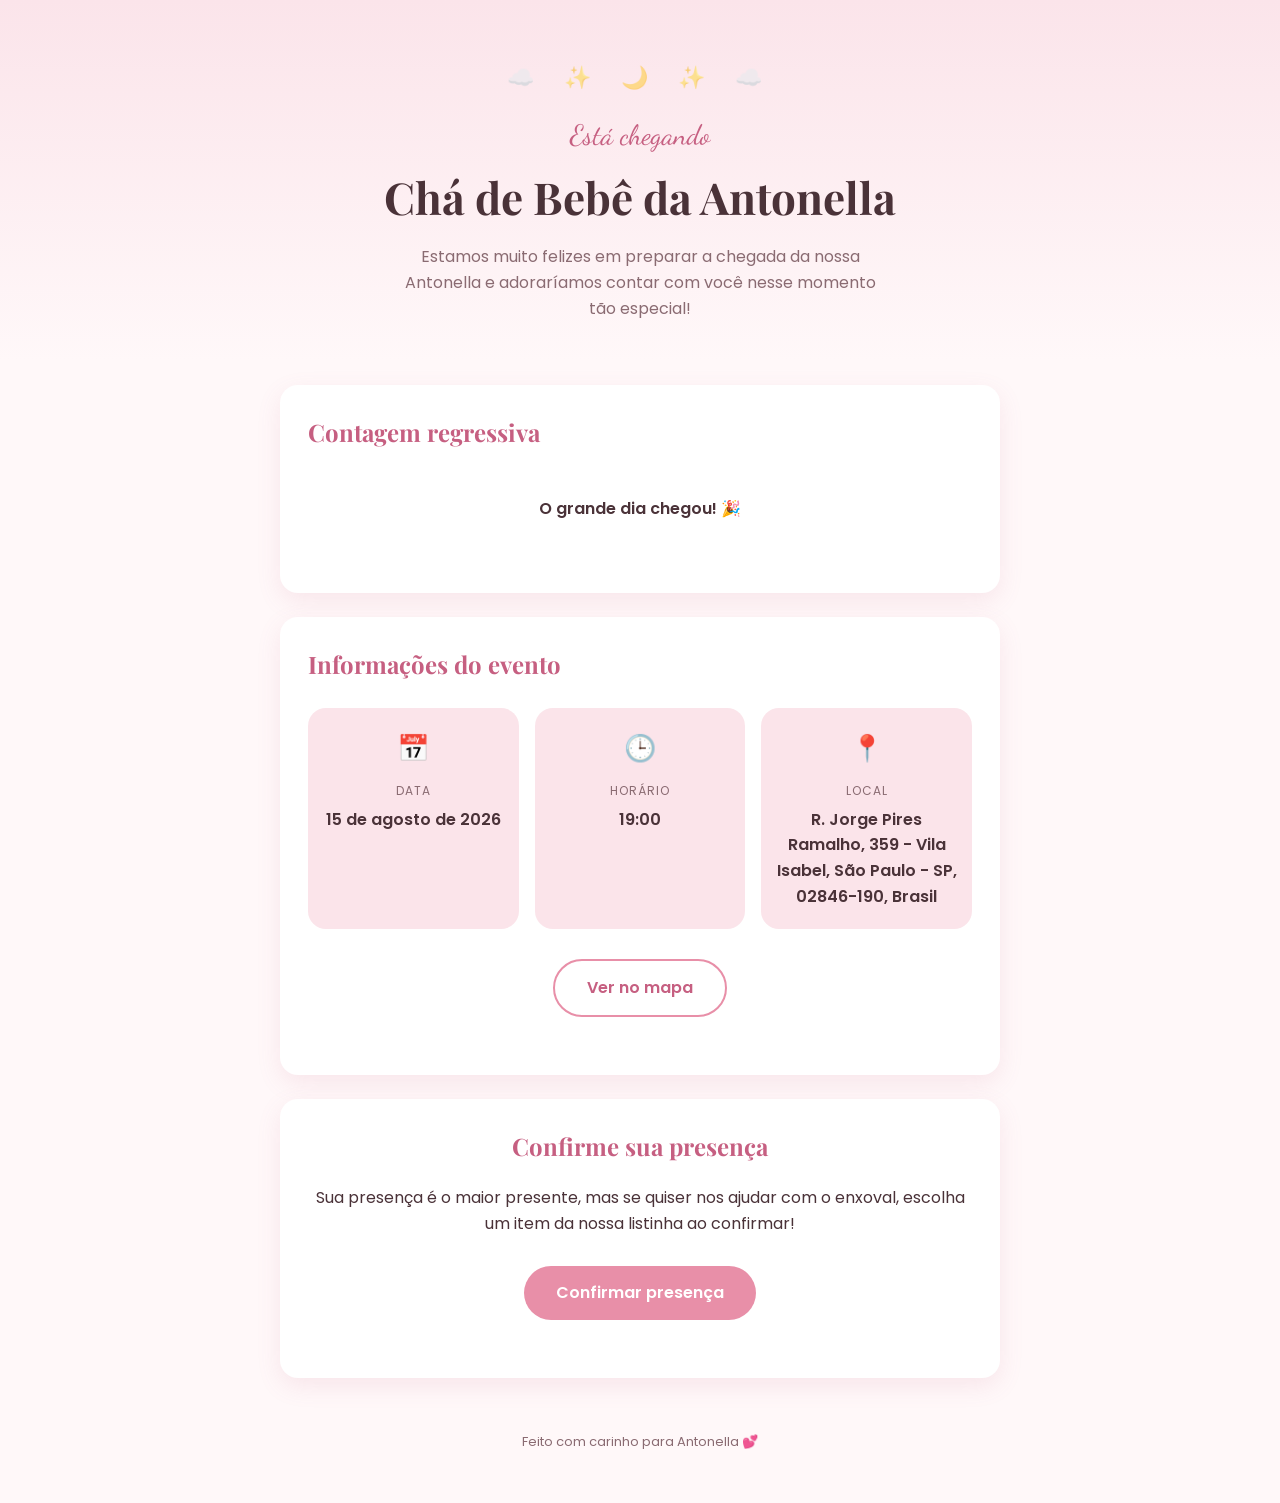
<file: index.html>
<!DOCTYPE html>
<html lang="pt-BR">
<head>
  <meta charset="UTF-8" />
  <meta name="viewport" content="width=device-width, initial-scale=1.0" />
  <title>Chá de Bebê</title>
  <link rel="preconnect" href="https://fonts.googleapis.com">
  <link href="https://fonts.googleapis.com/css2?family=Playfair+Display:wght@600;700&family=Dancing+Script:wght@600&family=Poppins:wght@400;500;600;700&display=swap" rel="stylesheet">
  <link rel="stylesheet" href="css/style.css" />
</head>
<body>

  <header class="topo">
    <span class="eyebrow">Está chegando</span>
    <h1 id="titulo-bebe">Chá de Bebê</h1>
    <p class="subtitulo" id="mensagem-boas-vindas"></p>
  </header>

  <main class="container">

    <section class="cartao">
      <h2>Contagem regressiva</h2>
      <div class="contagem" id="contagem"></div>
    </section>

    <section class="cartao">
      <h2>Informações do evento</h2>
      <div class="info-grade">
        <div class="info-item">
          <span class="icone">📅</span>
          <span class="rotulo">Data</span>
          <div class="valor" id="info-data">--</div>
        </div>
        <div class="info-item">
          <span class="icone">🕒</span>
          <span class="rotulo">Horário</span>
          <div class="valor" id="info-hora">--</div>
        </div>
        <div class="info-item">
          <span class="icone">📍</span>
          <span class="rotulo">Local</span>
          <div class="valor" id="info-local">--</div>
        </div>
      </div>
      <div class="acoes" id="acao-mapa" style="display:none;">
        <a href="#" id="link-mapa" target="_blank" class="botao secundario">Ver no mapa</a>
      </div>
    </section>

    <section class="cartao" style="text-align:center;">
      <h2>Confirme sua presença</h2>
      <p>Sua presença é o maior presente, mas se quiser nos ajudar com o enxoval, escolha um item da nossa listinha ao confirmar!</p>
      <div class="acoes">
        <a href="confirmar.html" id="link-confirmar" class="botao">Confirmar presença</a>
      </div>
    </section>

  </main>

  <footer>
    Feito com carinho para <span id="rodape-nome">o bebê</span> 💕
  </footer>

  <div class="modal-fundo" id="modal-aviso">
    <div class="modal-caixa">
      <p class="modal-texto">
        As fraldas devem ser do tamanho M, G ou GG!<br /><br />
        Arrastando para baixo você verá as opções de mimos caso queira agradar a nossa querida
        <span id="modal-nome-bebe">Antonella</span>.
      </p>
      <button type="button" class="botao" id="botao-entendido">Entendido</button>
    </div>
  </div>

  <script type="module" src="js/main.js"></script>
</body>
</html>
</file>
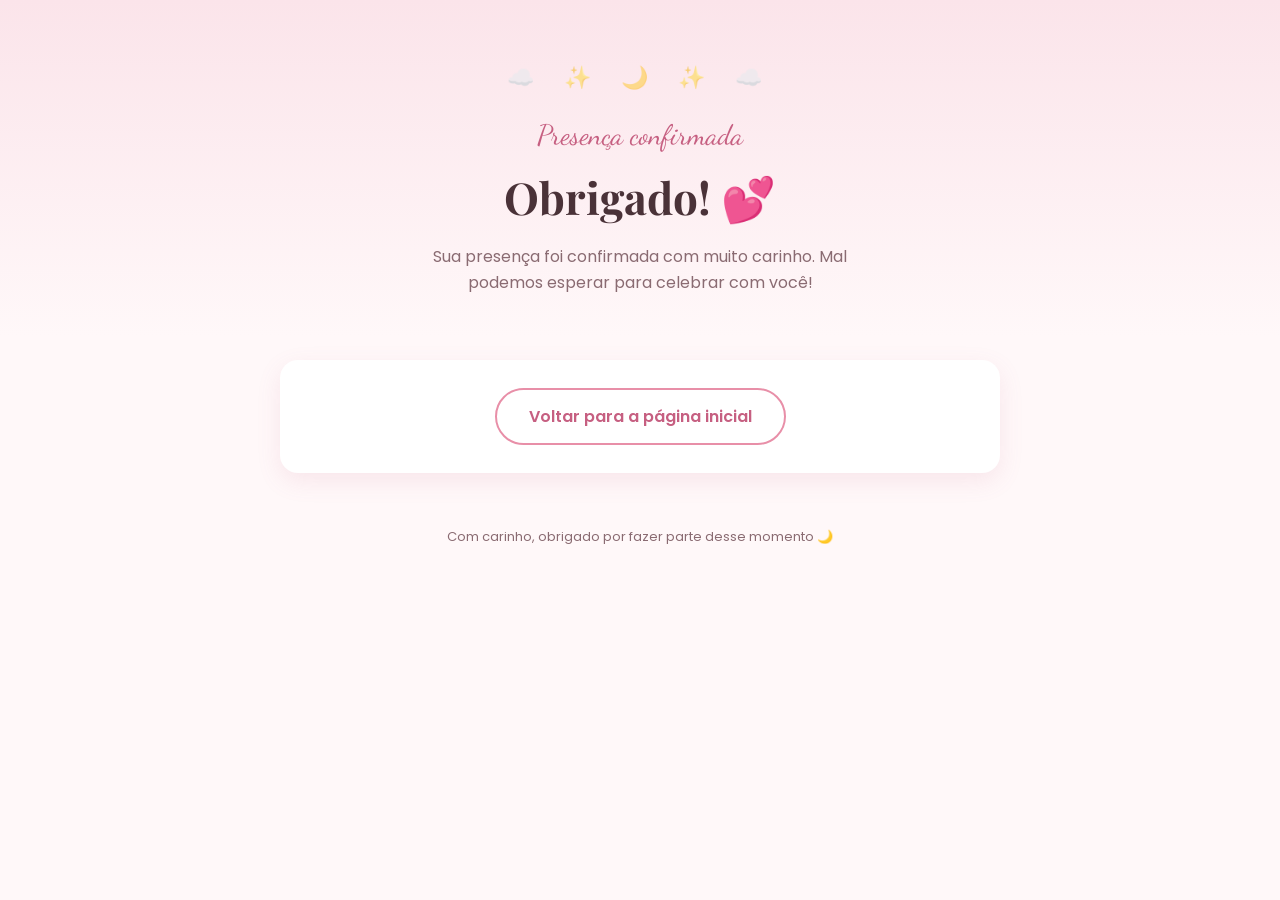
<file: obrigado.html>
<!DOCTYPE html>
<html lang="pt-BR">
<head>
  <meta charset="UTF-8" />
  <meta name="viewport" content="width=device-width, initial-scale=1.0" />
  <title>Obrigado!</title>
  <link rel="preconnect" href="https://fonts.googleapis.com">
  <link href="https://fonts.googleapis.com/css2?family=Playfair+Display:wght@600;700&family=Dancing+Script:wght@600&family=Poppins:wght@400;500;600;700&display=swap" rel="stylesheet">
  <link rel="stylesheet" href="css/style.css" />
</head>
<body>

  <header class="topo">
    <span class="eyebrow">Presença confirmada</span>
    <h1>Obrigado! 💕</h1>
    <p class="subtitulo" id="mensagem-final">
      Sua presença foi confirmada com muito carinho. Mal podemos esperar para celebrar com você!
    </p>
  </header>

  <main class="container">
    <section class="cartao" id="resumo-escolha" style="display:none; text-align:center;">
      <h2>Você escolheu presentear com</h2>
      <p id="itens-escolhidos" style="font-size:18px; font-weight:600; color:var(--cor-primaria-escura);"></p>
      <p style="color:var(--cor-texto-suave); font-size:14px;">
        Se algo mudar e você precisar cancelar, é só nos avisar diretamente. 🙂
      </p>
    </section>

    <section class="cartao" style="text-align:center;">
      <a href="index.html" class="botao secundario">Voltar para a página inicial</a>
    </section>
  </main>

  <footer>Com carinho, obrigado por fazer parte desse momento 🌙</footer>

  <script>
    // Mostra um resumo simples do que foi escolhido, se veio da página de confirmação
    const params = new URLSearchParams(window.location.search);
    const itens = params.get("itens");
    if (itens) {
      document.getElementById("resumo-escolha").style.display = "block";
      document.getElementById("itens-escolhidos").textContent = decodeURIComponent(itens);
    }
  </script>
</body>
</html>
</file>
<file: css/style.css>
/* =========================================================
   TEMA DE CORES
   Troque só os valores aqui embaixo para mudar a cor de TODO
   o site. Hoje está configurado em tons de rosa.
   ========================================================= */
:root {
  --cor-primaria: #e88fa8;       /* rosa principal (botões, destaques) */
  --cor-primaria-escura: #c65f81; /* rosa mais forte (hover, títulos) */
  --cor-primaria-clara: #fbe4ea;  /* rosa bem claro (fundos suaves) */
  --cor-fundo: #fff8f9;           /* fundo geral da página */
  --cor-texto: #4a3238;           /* cor do texto principal */
  --cor-texto-suave: #8a6b72;     /* cor do texto secundário */
  --cor-branco: #ffffff;
  --cor-sucesso: #7fb88f;
  --cor-alerta: #e0a45c;
  --cor-perigo: #d97373;

  --fonte-titulo: "Playfair Display", Georgia, serif;
  --fonte-destaque: "Dancing Script", cursive;
  --fonte-corpo: "Poppins", "Segoe UI", sans-serif;

  --sombra-suave: 0 8px 24px rgba(198, 95, 129, 0.12);
  --raio-borda: 18px;
}

* {
  box-sizing: border-box;
}

body {
  margin: 0;
  font-family: var(--fonte-corpo);
  background: var(--cor-fundo);
  color: var(--cor-texto);
  line-height: 1.6;
}

img {
  max-width: 100%;
}

a {
  color: var(--cor-primaria-escura);
}

.container {
  max-width: 760px;
  margin: 0 auto;
  padding: 0 20px;
}

/* ---------- Cabeçalho ---------- */
.topo {
  text-align: center;
  padding: 60px 20px 40px;
  background: linear-gradient(180deg, var(--cor-primaria-clara), var(--cor-fundo));
  position: relative;
  overflow: hidden;
}

.topo::before {
  content: "☁️ ✨ 🌙 ✨ ☁️";
  display: block;
  font-size: 22px;
  opacity: 0.5;
  margin-bottom: 18px;
  letter-spacing: 12px;
}

.topo .eyebrow {
  font-family: var(--fonte-destaque);
  font-size: 28px;
  color: var(--cor-primaria-escura);
  display: block;
  margin-bottom: 4px;
}

.topo h1 {
  font-family: var(--fonte-titulo);
  font-size: 44px;
  margin: 0 0 12px;
  color: var(--cor-texto);
}

.topo p.subtitulo {
  max-width: 480px;
  margin: 0 auto;
  color: var(--cor-texto-suave);
  font-size: 16px;
}

/* ---------- Cartões ---------- */
.cartao {
  background: var(--cor-branco);
  border-radius: var(--raio-borda);
  box-shadow: var(--sombra-suave);
  padding: 28px;
  margin: 24px 0;
}

.cartao h2 {
  font-family: var(--fonte-titulo);
  color: var(--cor-primaria-escura);
  margin-top: 0;
  font-size: 24px;
}

/* ---------- Grade de informações (data / local) ---------- */
.info-grade {
  display: grid;
  grid-template-columns: repeat(auto-fit, minmax(160px, 1fr));
  gap: 16px;
  margin: 24px 0;
}

.info-item {
  text-align: center;
  background: var(--cor-primaria-clara);
  border-radius: var(--raio-borda);
  padding: 20px 12px;
}

.info-item .icone {
  font-size: 26px;
  display: block;
  margin-bottom: 8px;
}

.info-item .rotulo {
  font-size: 12px;
  text-transform: uppercase;
  letter-spacing: 1px;
  color: var(--cor-texto-suave);
}

.info-item .valor {
  font-weight: 600;
  color: var(--cor-texto);
  margin-top: 4px;
}

/* ---------- Contagem regressiva ---------- */
.contagem {
  display: flex;
  justify-content: center;
  gap: 14px;
  margin: 28px 0;
  flex-wrap: wrap;
}

.contagem .bloco {
  background: var(--cor-primaria);
  color: var(--cor-branco);
  border-radius: 14px;
  padding: 14px 10px;
  min-width: 70px;
  text-align: center;
}

.contagem .numero {
  font-size: 28px;
  font-weight: 700;
  display: block;
  font-family: var(--fonte-titulo);
}

.contagem .rotulo {
  font-size: 11px;
  text-transform: uppercase;
  letter-spacing: 1px;
  opacity: 0.9;
}

/* ---------- Botões ---------- */
.botao {
  display: inline-block;
  background: var(--cor-primaria);
  color: var(--cor-branco);
  border: none;
  padding: 14px 32px;
  border-radius: 30px;
  font-size: 16px;
  font-weight: 600;
  text-decoration: none;
  cursor: pointer;
  transition: transform 0.15s ease, background 0.15s ease;
}

.botao:hover {
  background: var(--cor-primaria-escura);
  transform: translateY(-2px);
  color: var(--cor-branco);
}

.botao.secundario {
  background: transparent;
  color: var(--cor-primaria-escura);
  border: 2px solid var(--cor-primaria);
}

.botao.secundario:hover {
  background: var(--cor-primaria-clara);
}

.botao.pequeno {
  padding: 8px 16px;
  font-size: 13px;
}

.botao.perigo {
  background: var(--cor-perigo);
}

.acoes {
  text-align: center;
  margin: 30px 0;
}

/* ---------- Formulários ---------- */
label {
  display: block;
  font-weight: 600;
  margin: 16px 0 6px;
  font-size: 14px;
}

input[type="text"],
input[type="password"],
input[type="number"],
select,
textarea {
  width: 100%;
  padding: 12px 14px;
  border: 2px solid var(--cor-primaria-clara);
  border-radius: 12px;
  font-family: var(--fonte-corpo);
  font-size: 15px;
  color: var(--cor-texto);
  background: var(--cor-branco);
}

input:focus,
select:focus,
textarea:focus {
  outline: none;
  border-color: var(--cor-primaria);
}

textarea {
  resize: vertical;
  min-height: 80px;
}

/* ---------- Categorias e lista de itens ---------- */
.categoria {
  margin-bottom: 28px;
}

.categoria h3 {
  font-family: var(--fonte-titulo);
  color: var(--cor-primaria-escura);
  border-bottom: 2px dashed var(--cor-primaria-clara);
  padding-bottom: 8px;
  margin-bottom: 12px;
}

.item-lista {
  display: flex;
  align-items: center;
  justify-content: space-between;
  gap: 12px;
  padding: 12px 14px;
  border-radius: 12px;
  background: var(--cor-primaria-clara);
  margin-bottom: 10px;
}

.item-lista .nome-item {
  font-weight: 600;
}

.item-lista .restam {
  font-size: 12px;
  color: var(--cor-texto-suave);
  display: block;
}

.item-lista .selecao {
  display: flex;
  align-items: center;
  gap: 8px;
}

.item-lista input[type="checkbox"] {
  width: 20px;
  height: 20px;
  accent-color: var(--cor-primaria-escura);
}

.item-lista input[type="number"] {
  width: 64px;
  padding: 6px 8px;
}

.vazio {
  text-align: center;
  color: var(--cor-texto-suave);
  padding: 20px;
  font-style: italic;
}

/* ---------- Modal de aviso ---------- */
.modal-fundo {
  display: none;
  position: fixed;
  inset: 0;
  background: rgba(74, 50, 56, 0.55);
  align-items: center;
  justify-content: center;
  padding: 20px;
  z-index: 1000;
}

.modal-fundo.aberto {
  display: flex;
}

.modal-caixa {
  background: var(--cor-branco);
  border-radius: var(--raio-borda);
  box-shadow: var(--sombra-suave);
  padding: 32px 28px;
  max-width: 400px;
  width: 100%;
  text-align: center;
  animation: modal-surgir 0.2s ease;
}

@keyframes modal-surgir {
  from { opacity: 0; transform: translateY(12px); }
  to { opacity: 1; transform: translateY(0); }
}

.modal-texto {
  color: var(--cor-texto);
  font-size: 15px;
  margin: 0 0 24px;
}

/* ---------- Rodapé ---------- */
footer {
  text-align: center;
  padding: 30px 20px 50px;
  color: var(--cor-texto-suave);
  font-size: 13px;
}

/* ---------- Admin ---------- */
.admin-login {
  max-width: 380px;
  margin: 80px auto;
}

.admin-topbar {
  display: flex;
  justify-content: space-between;
  align-items: center;
  background: var(--cor-primaria);
  color: var(--cor-branco);
  padding: 16px 24px;
}

.admin-topbar h1 {
  font-size: 18px;
  margin: 0;
  font-family: var(--fonte-corpo);
}

.admin-topbar button {
  background: transparent;
  border: 1px solid rgba(255, 255, 255, 0.6);
  color: var(--cor-branco);
  padding: 6px 14px;
  border-radius: 20px;
  cursor: pointer;
}

.abas {
  display: flex;
  gap: 8px;
  margin: 24px 0;
  flex-wrap: wrap;
}

.aba-botao {
  padding: 10px 18px;
  border-radius: 20px;
  border: 2px solid var(--cor-primaria-clara);
  background: var(--cor-branco);
  cursor: pointer;
  font-weight: 600;
  color: var(--cor-texto-suave);
  font-family: var(--fonte-corpo);
}

.aba-botao.ativa {
  background: var(--cor-primaria);
  color: var(--cor-branco);
  border-color: var(--cor-primaria);
}

.aba-conteudo {
  display: none;
}

.aba-conteudo.ativa {
  display: block;
}

table {
  width: 100%;
  border-collapse: collapse;
  font-size: 14px;
}

th, td {
  text-align: left;
  padding: 10px;
  border-bottom: 1px solid var(--cor-primaria-clara);
}

th {
  color: var(--cor-texto-suave);
  text-transform: uppercase;
  font-size: 11px;
  letter-spacing: 0.5px;
}

.badge {
  display: inline-block;
  padding: 3px 10px;
  border-radius: 12px;
  font-size: 11px;
  font-weight: 600;
}

.badge.ativo {
  background: #e3f3e6;
  color: var(--cor-sucesso);
}

.badge.inativo {
  background: #f3e3e3;
  color: var(--cor-perigo);
}

.linha-form {
  display: grid;
  grid-template-columns: 2fr 1.4fr 1.2fr 0.8fr auto;
  gap: 10px;
  align-items: end;
  margin-top: 8px;
}

@media (max-width: 640px) {
  .topo h1 { font-size: 32px; }
  .linha-form { grid-template-columns: 1fr; }
  .admin-topbar { flex-direction: column; gap: 10px; text-align: center; }
}
</file>
